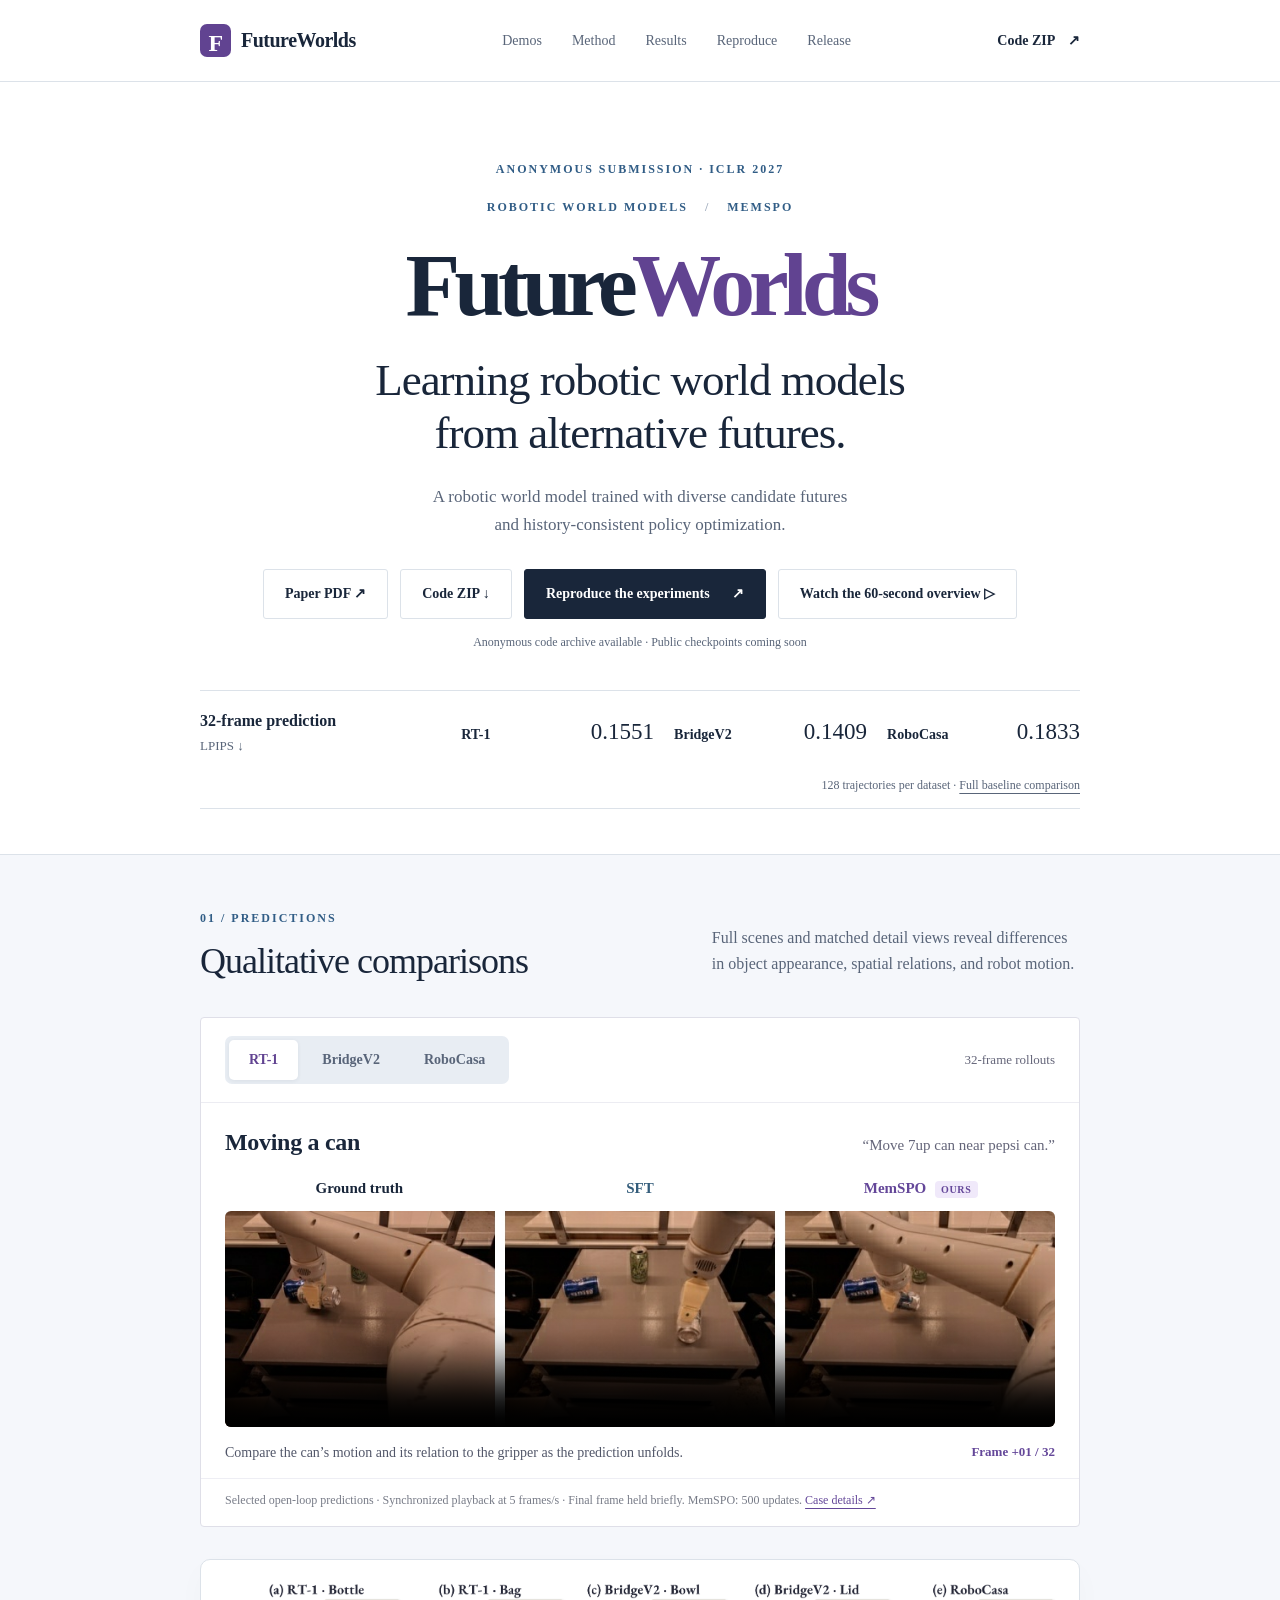
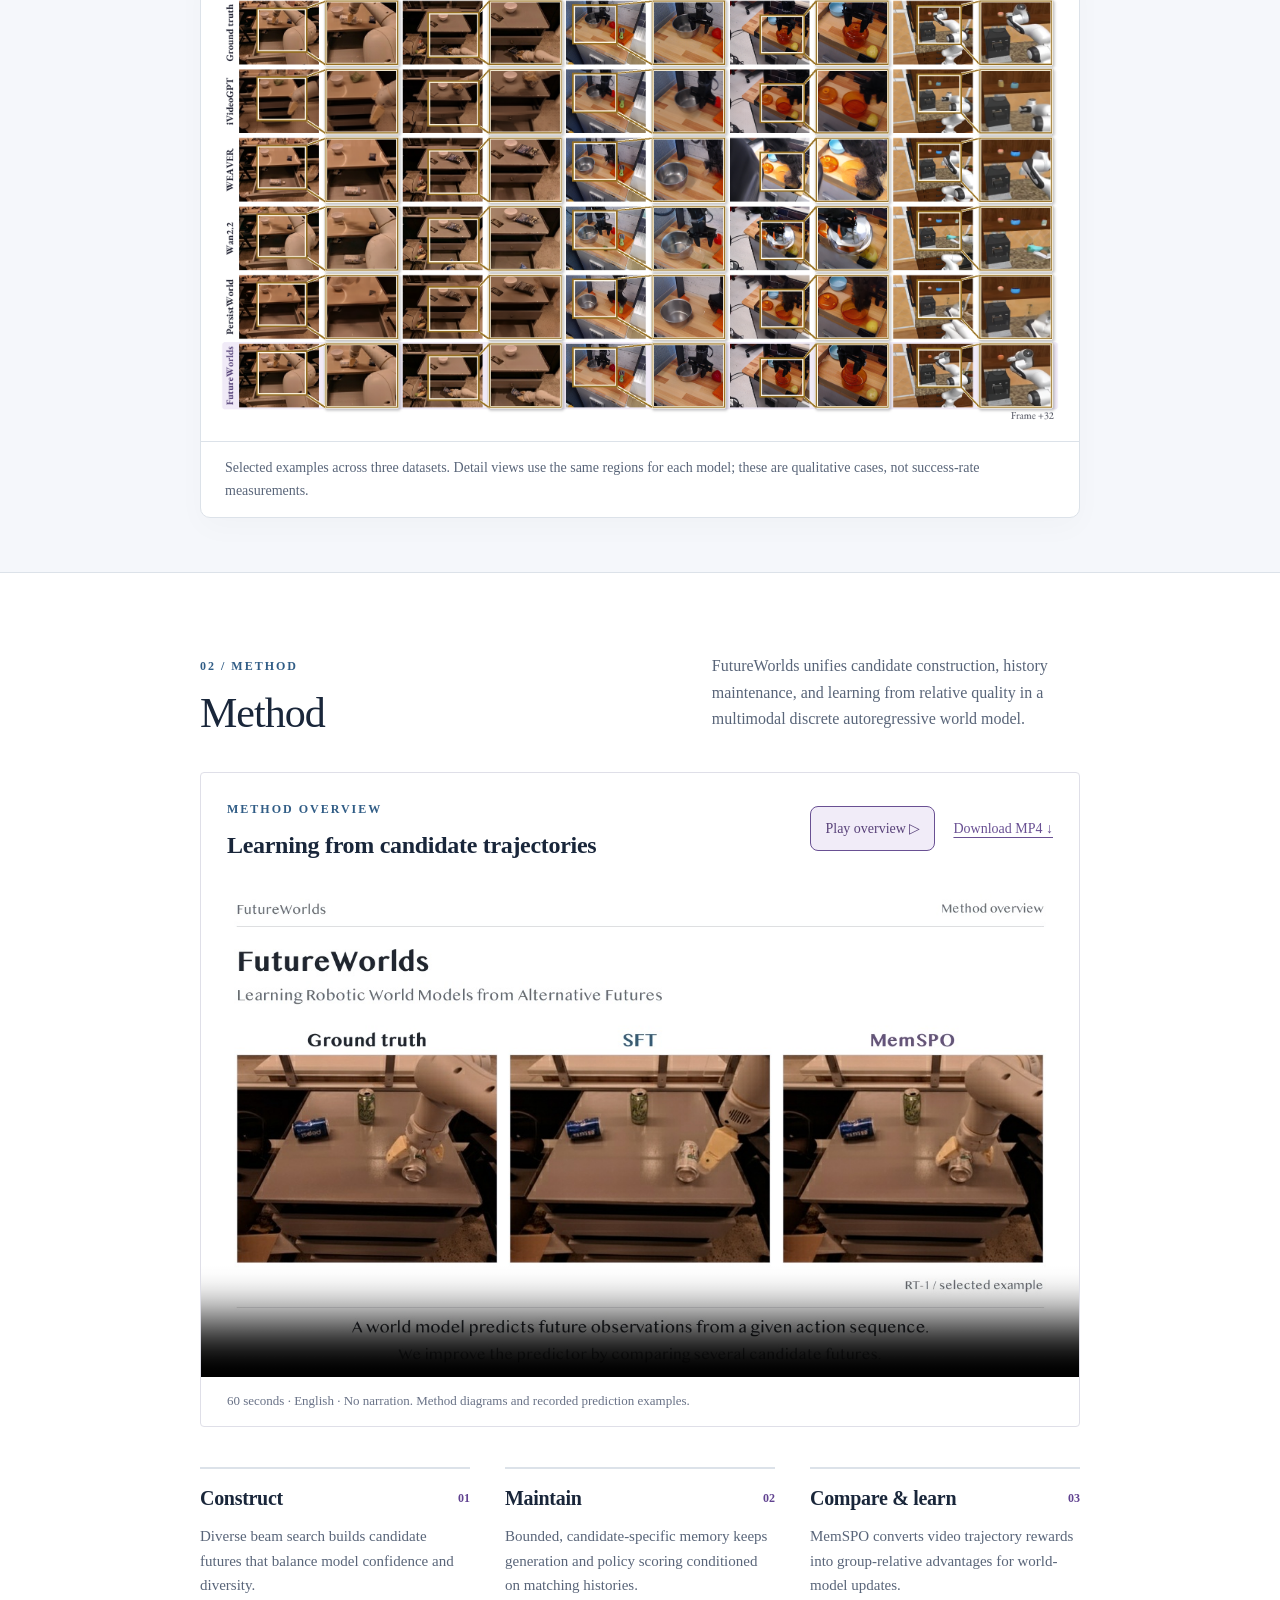
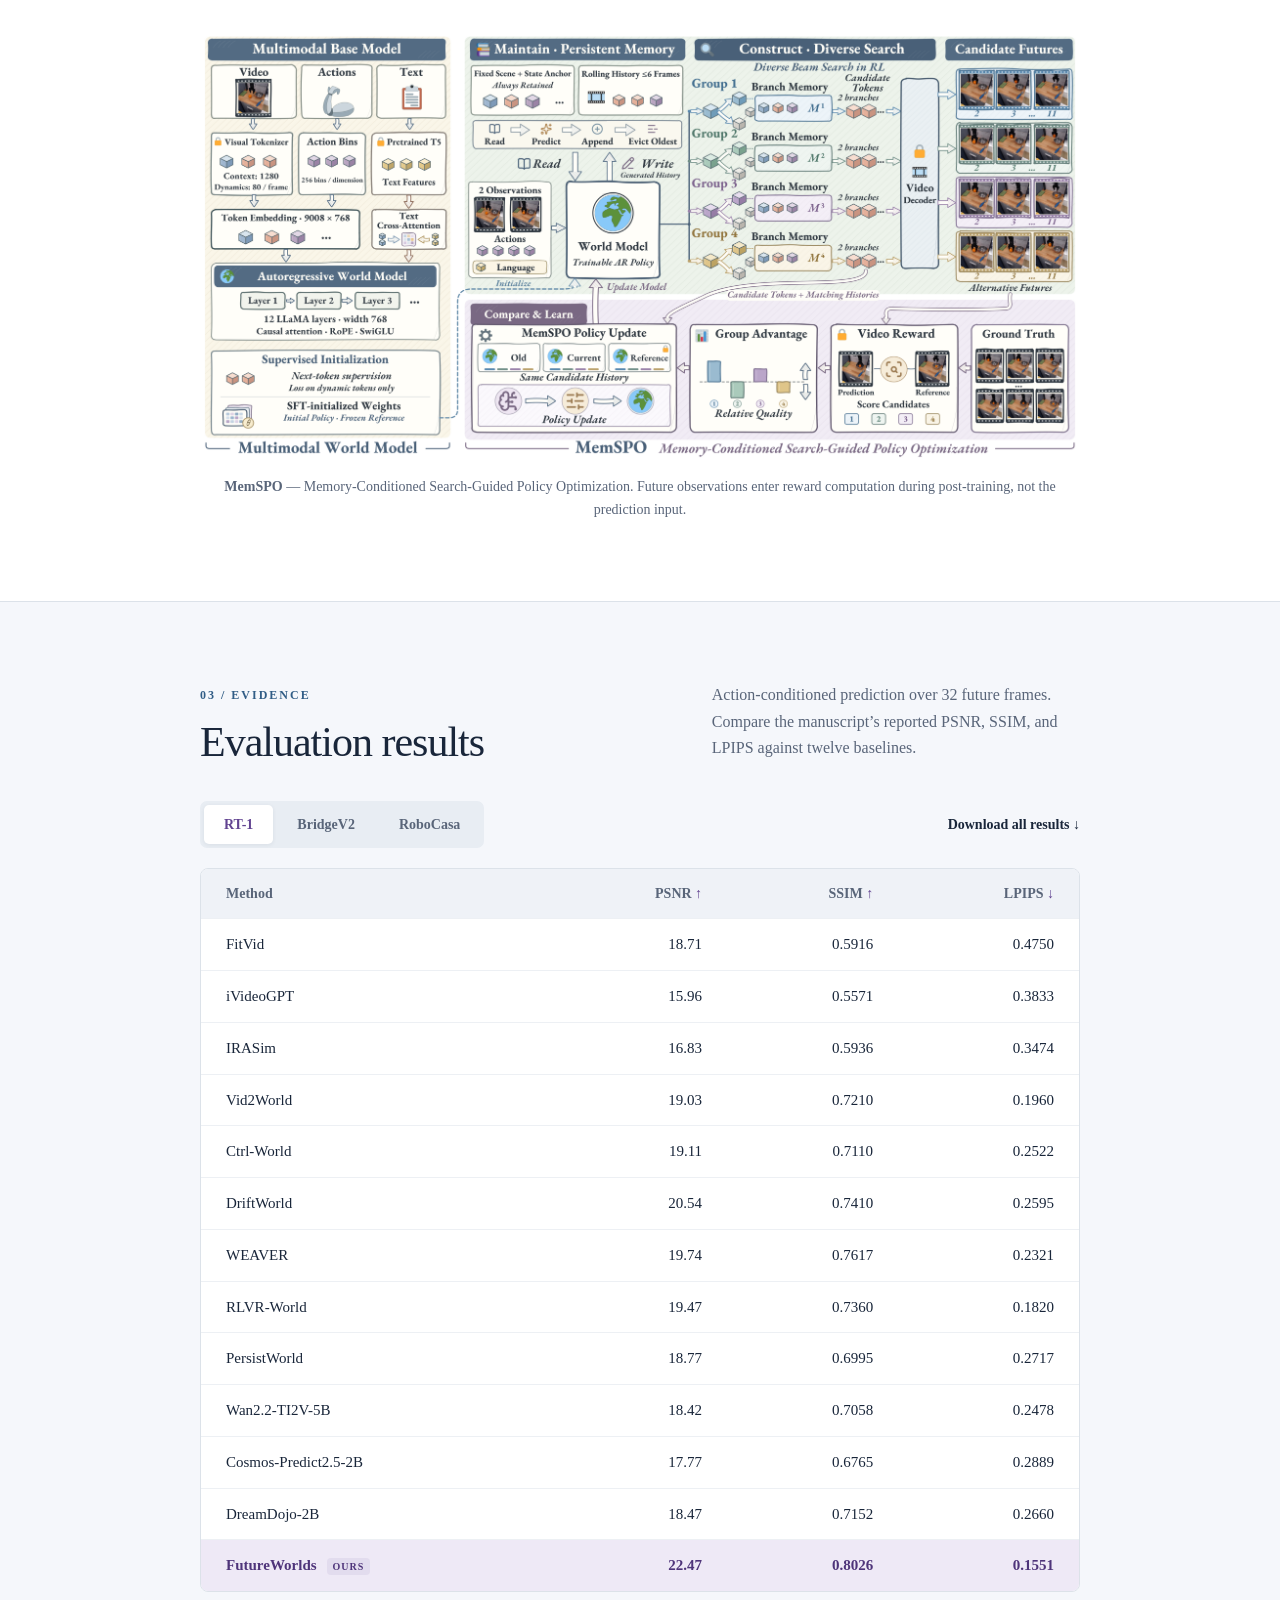
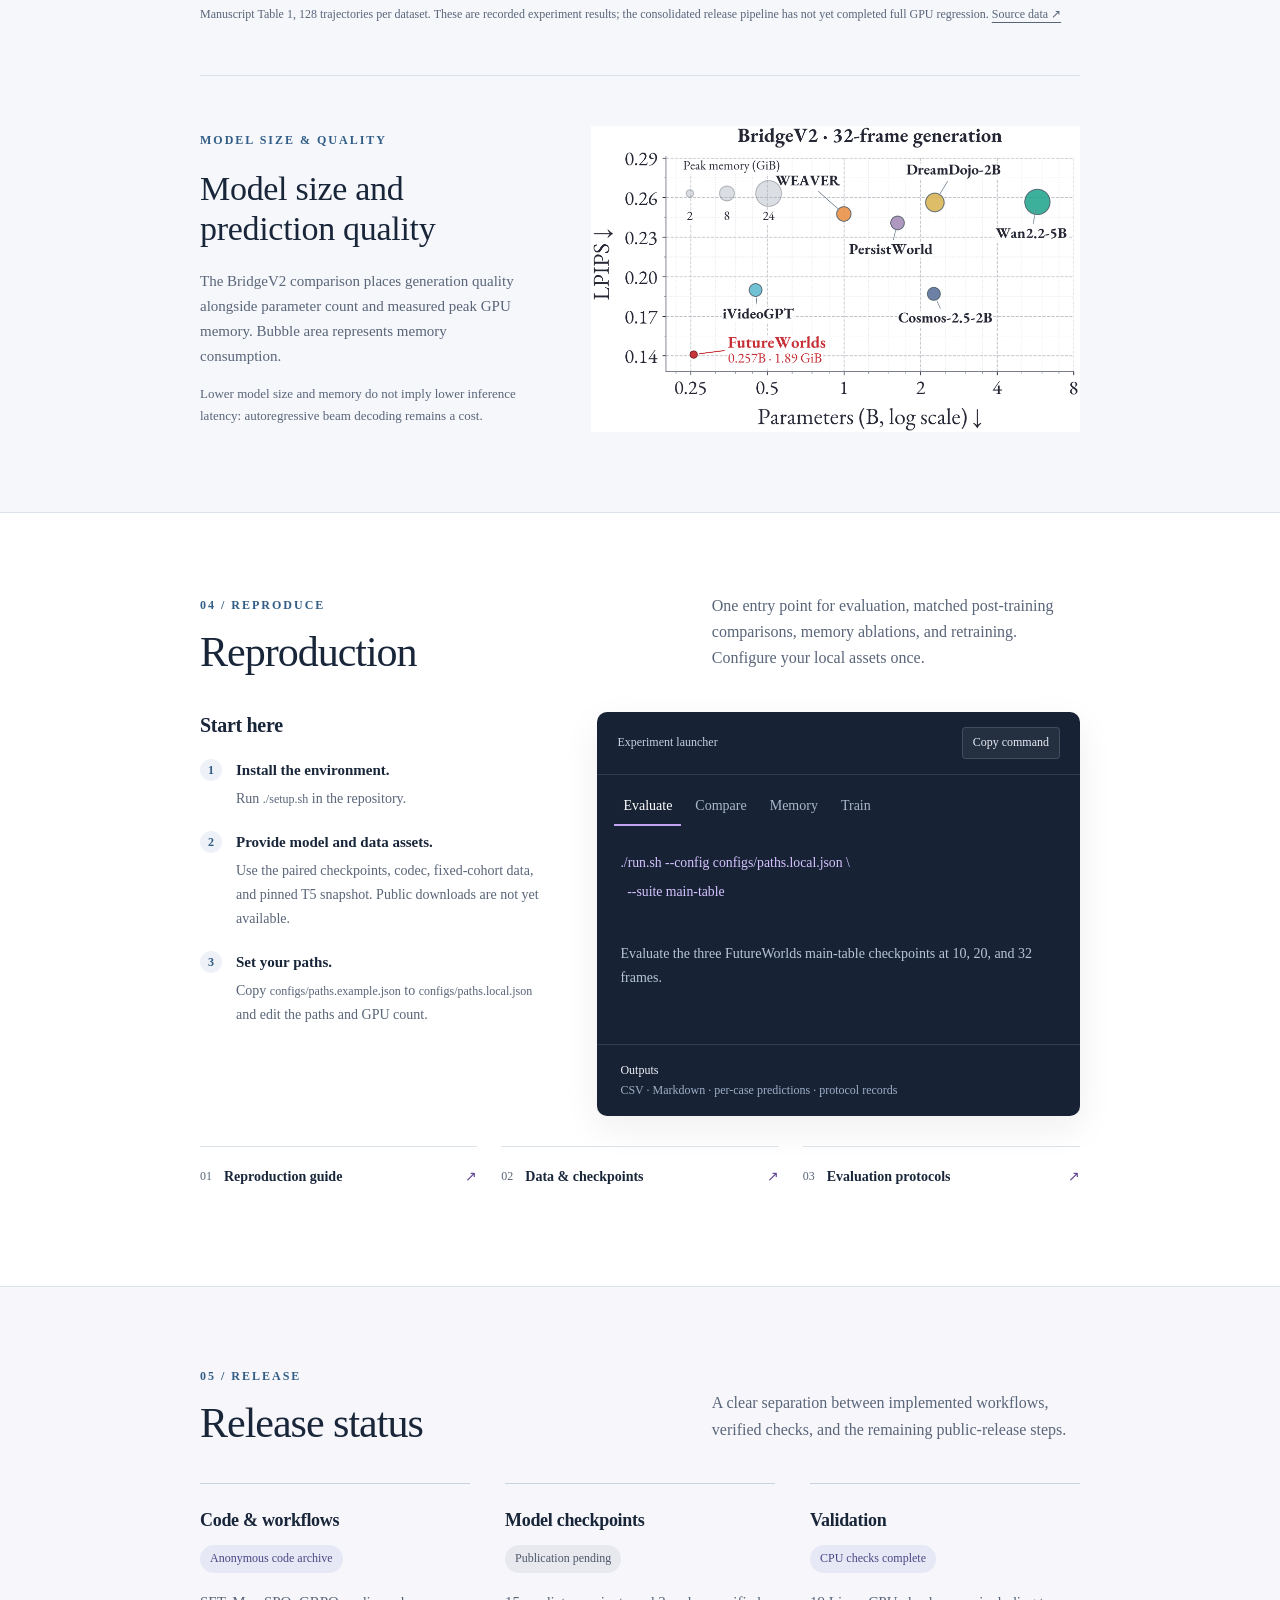
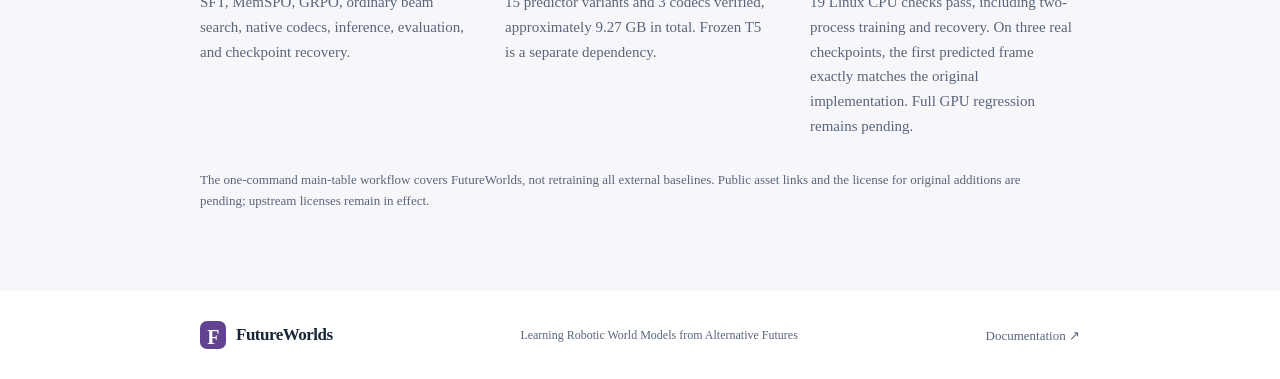
<file: site/index.html>
<!doctype html>
<html lang="en">
<head>
<meta charset="utf-8"><meta name="viewport" content="width=device-width, initial-scale=1">
<title>FutureWorlds · Learning from alternative futures</title>
<meta name="description" content="FutureWorlds learns robotic world models through diverse candidate futures, persistent memory, and MemSPO. Explore results and reproducible training and evaluation workflows.">
<meta property="og:title" content="FutureWorlds: Learning Robotic World Models from Alternative Futures"><meta property="og:description" content="Construct diverse futures. Maintain individual histories. Learn from relative quality."><meta property="og:type" content="website">
<link rel="icon" type="image/svg+xml" href="data:image/svg+xml,%3Csvg xmlns='http://www.w3.org/2000/svg' viewBox='0 0 32 32'%3E%3Crect width='32' height='32' rx='8' fill='%234f3e85'/%3E%3Cpath d='M9 24V8h15M9 15h11' stroke='white' stroke-width='3' fill='none'/%3E%3C/svg%3E">
<link rel="stylesheet" href="style.css?v=spacing5"><script src="app.js?v=english2" defer></script>
</head>
<body>
<a class="skip" href="#main">Skip to content</a>
<header><div class="nav wrap"><a href="#" class="wordmark"><span class="mark">F</span>FutureWorlds</a><nav aria-label="Main navigation"><a href="#rollouts">Demos</a><a href="#method">Method</a><a href="#results">Results</a><a href="#reproduce">Reproduce</a><a href="#release">Release</a></nav><a class="nav-cta" href="downloads/FutureWorlds-code.zip" download>Code ZIP <span aria-hidden="true">↗</span></a></div></header>
<main id="main">
<section class="hero wrap">
<div class="eyebrow">ANONYMOUS SUBMISSION · ICLR 2027</div>
<div class="eyebrow">ROBOTIC WORLD MODELS <span>/</span> MEMSPO</div>
<h1>Future<span>Worlds</span></h1>
<p class="hero-title">Learning robotic world models<br>from alternative futures.</p>
<p class="hero-description">A robotic world model trained with diverse candidate futures<br>and history-consistent policy optimization.</p>
<div class="actions"><a class="button secondary" href="paper.pdf">Paper PDF ↗</a><a class="button secondary" href="downloads/FutureWorlds-code.zip" download>Code ZIP ↓</a><a class="button primary" href="#reproduce">Reproduce the experiments <span aria-hidden="true">↗</span></a><a class="button secondary" href="#method-video">Watch the 60-second overview ▷</a></div>
<p class="availability">Anonymous code archive available · Public checkpoints coming soon</p>
<div class="hero-results" aria-label="Reported 32-frame LPIPS results">
<p class="hero-results-label">32-frame prediction <span>LPIPS ↓</span></p>
<div><strong>RT-1</strong><span>0.1551</span></div><div><strong>BridgeV2</strong><span>0.1409</span></div><div><strong>RoboCasa</strong><span>0.1833</span></div>
<p class="hero-results-note">128 trajectories per dataset · <a href="#results">Full baseline comparison</a></p>
</div>
</section>
<section class="visual-section" id="predictions"><div class="wrap">
<div class="section-top"><div><div class="eyebrow">01 / PREDICTIONS</div><h2>Qualitative comparisons</h2></div><p>Full scenes and matched detail views reveal differences in object appearance, spatial relations, and robot motion.</p></div>
<div class="rollout-showcase" id="rollouts">
<div class="rollout-toolbar"><div class="tabs" role="tablist" aria-label="Animated prediction dataset"><button role="tab" aria-selected="true" id="rollout-rt1" aria-controls="rollout-panel" data-rollout="rt1">RT-1</button><button role="tab" aria-selected="false" tabindex="-1" id="rollout-bridge" aria-controls="rollout-panel" data-rollout="bridge">BridgeV2</button><button role="tab" aria-selected="false" tabindex="-1" id="rollout-robocasa" aria-controls="rollout-panel" data-rollout="robocasa">RoboCasa</button></div><span class="rollout-badge">32-frame rollouts</span></div>
<div id="rollout-panel" role="tabpanel" aria-labelledby="rollout-rt1">
<div class="rollout-title"><h3 id="rollout-title">Moving a can</h3><p id="rollout-instruction">“Move 7up can near pepsi can.”</p></div>
<div class="rollout-labels"><span>Ground truth</span><span>SFT</span><span>MemSPO <small>Ours</small></span></div>
<video id="rollout-video" controls muted loop playsinline preload="metadata" poster="assets/rollouts/rt1.jpg" src="assets/rollouts/rt1.mp4" aria-label="RT-1 synchronized ground truth, SFT and MemSPO prediction">Your browser does not support embedded video. <a href="assets/rollouts/rt1.mp4">Download the RT-1 comparison</a>.</video>
<div class="rollout-bottom"><p id="rollout-description">Compare the can’s motion and its relation to the gripper as the prediction unfolds.</p><span id="rollout-frame">Frame +01 / 32</span></div>
</div>
<p class="rollout-note">Selected open-loop predictions · Synchronized playback at 5 frames/s · Final frame held briefly. <span id="rollout-checkpoint">MemSPO: 500 updates.</span> <a href="data/rollouts.json">Case details ↗</a></p>
</div>
<figure class="figure-surface"><button class="figure-button" data-zoom="assets/qualitative.png" data-caption="Selected 32-frame predictions from the manuscript" aria-label="Enlarge qualitative comparisons"><img src="assets/qualitative.png" alt="Manuscript qualitative comparison across RT-1, BridgeV2 and RoboCasa, with baseline predictions and matched detail crops." width="2400" height="720"><span class="zoom-label">View full resolution ↗</span></button><figcaption>Selected examples across three datasets. Detail views use the same regions for each model; these are qualitative cases, not success-rate measurements.</figcaption></figure>
</div></section>
<section class="wrap section" id="method">
<div class="section-top"><div><div class="eyebrow">02 / METHOD</div><h2>Method</h2></div><p>FutureWorlds unifies candidate construction, history maintenance, and learning from relative quality in a multimodal discrete autoregressive world model.</p></div>
<figure class="explainer" id="method-video"><div class="explainer-heading"><div><span class="eyebrow">METHOD OVERVIEW</span><h3>Learning from candidate trajectories</h3></div><div class="explainer-actions"><button type="button" id="play-explainer">Play overview ▷</button> <a href="assets/futureworlds-explainer-en.mp4" download>Download MP4 ↓</a></div></div><video controls muted playsinline preload="metadata" src="assets/futureworlds-explainer-en.mp4?v=english2" poster="assets/futureworlds-explainer-en.jpg?v=english2" aria-label="FutureWorlds one-minute method explanation in English">Download the video using the link above.</video><figcaption>60 seconds · English · No narration. Method diagrams and recorded prediction examples.</figcaption></figure>
<div class="principles"><article><span>01</span><h3>Construct</h3><p>Diverse beam search builds candidate futures that balance model confidence and diversity.</p></article><article><span>02</span><h3>Maintain</h3><p>Bounded, candidate-specific memory keeps generation and policy scoring conditioned on matching histories.</p></article><article><span>03</span><h3>Compare & learn</h3><p>MemSPO converts video trajectory rewards into group-relative advantages for world-model updates.</p></article></div>
<figure class="method-figure"><button class="figure-button" data-zoom="assets/method.png" data-caption="FutureWorlds framework" aria-label="Enlarge method overview"><img src="assets/method.png" alt="FutureWorlds framework showing multimodal world-model pretraining, diverse future search, candidate memory and MemSPO optimization." loading="lazy"><span class="zoom-label">View full resolution ↗</span></button><figcaption><strong>MemSPO</strong> — Memory-Conditioned Search-Guided Policy Optimization. Future observations enter reward computation during post-training, not the prediction input.</figcaption></figure>
</section>
<section class="results-section" id="results"><div class="wrap section">
<div class="section-top"><div><div class="eyebrow">03 / EVIDENCE</div><h2>Evaluation results</h2></div><p>Action-conditioned prediction over 32 future frames. Compare the manuscript’s reported PSNR, SSIM, and LPIPS against twelve baselines.</p></div>
<div class="result-controls"><div class="tabs" role="tablist" aria-label="Results dataset"><button role="tab" aria-selected="true" id="tab-rt1" aria-controls="result-panel" data-dataset="RT-1">RT-1</button><button role="tab" aria-selected="false" tabindex="-1" id="tab-bridge" aria-controls="result-panel" data-dataset="BridgeV2">BridgeV2</button><button role="tab" aria-selected="false" tabindex="-1" id="tab-robo" aria-controls="result-panel" data-dataset="RoboCasa">RoboCasa</button></div><a class="text-link" href="data/results.csv" download>Download all results ↓</a></div>
<div id="result-panel" role="tabpanel" aria-labelledby="tab-rt1" tabindex="0"><div class="table-scroll"><table><caption class="sr-only">32-frame results on RT-1</caption><thead><tr><th scope="col">Method</th><th scope="col">PSNR <span>↑</span></th><th scope="col">SSIM <span>↑</span></th><th scope="col">LPIPS <span>↓</span></th></tr></thead><tbody id="result-rows"><tr><td>FitVid</td><td>18.71</td><td>0.5916</td><td>0.4750</td></tr><tr><td>iVideoGPT</td><td>15.96</td><td>0.5571</td><td>0.3833</td></tr><tr><td>IRASim</td><td>16.83</td><td>0.5936</td><td>0.3474</td></tr><tr><td>Vid2World</td><td>19.03</td><td>0.7210</td><td>0.1960</td></tr><tr><td>Ctrl-World</td><td>19.11</td><td>0.7110</td><td>0.2522</td></tr><tr><td>DriftWorld</td><td>20.54</td><td>0.7410</td><td>0.2595</td></tr><tr><td>WEAVER</td><td>19.74</td><td>0.7617</td><td>0.2321</td></tr><tr><td>RLVR-World</td><td>19.47</td><td>0.7360</td><td>0.1820</td></tr><tr><td>PersistWorld</td><td>18.77</td><td>0.6995</td><td>0.2717</td></tr><tr><td>Wan2.2-TI2V-5B</td><td>18.42</td><td>0.7058</td><td>0.2478</td></tr><tr><td>Cosmos-Predict2.5-2B</td><td>17.77</td><td>0.6765</td><td>0.2889</td></tr><tr><td>DreamDojo-2B</td><td>18.47</td><td>0.7152</td><td>0.2660</td></tr><tr class="ours"><td>FutureWorlds</td><td>22.47</td><td>0.8026</td><td>0.1551</td></tr></tbody></table></div></div>
<p class="table-note">Manuscript Table 1, 128 trajectories per dataset. These are recorded experiment results; the consolidated release pipeline has not yet completed full GPU regression. <a href="data/results.json">Source data ↗</a></p>
<div class="efficiency"><div><div class="eyebrow">MODEL SIZE & QUALITY</div><h3>Model size and prediction quality</h3><p>The BridgeV2 comparison places generation quality alongside parameter count and measured peak GPU memory. Bubble area represents memory consumption.</p><p class="quiet">Lower model size and memory do not imply lower inference latency: autoregressive beam decoding remains a cost.</p></div><figure><button class="figure-button" data-zoom="assets/efficiency.png" data-caption="BridgeV2 model-size and quality comparison" aria-label="Enlarge model size and quality plot"><img src="assets/efficiency.png" loading="lazy" alt="BridgeV2 bubble plot comparing LPIPS, model parameters and peak memory on one H20; FutureWorlds is 0.257 billion parameters and 1.89 GiB." ></button></figure></div>
</div></section>
<section class="wrap section" id="reproduce">
<div class="section-top"><div><div class="eyebrow">04 / REPRODUCE</div><h2>Reproduction</h2></div><p>One entry point for evaluation, matched post-training comparisons, memory ablations, and retraining. Configure your local assets once.</p></div>
<div class="reproduction"><div class="setup"><h3>Start here</h3><ol><li><strong>Install the environment.</strong><p>Run <code>./setup.sh</code> in the repository.</p></li><li><strong>Provide model and data assets.</strong><p>Use the paired checkpoints, codec, fixed-cohort data, and pinned T5 snapshot. Public downloads are not yet available.</p></li><li><strong>Set your paths.</strong><p>Copy <code>configs/paths.example.json</code> to <code>configs/paths.local.json</code> and edit the paths and GPU count.</p></li></ol></div>
<div class="terminal"><div class="terminal-top"><span>Experiment launcher</span><button id="copy-command" type="button">Copy command</button></div><div class="command-tabs" role="tablist" aria-label="Experiment workflow"><button role="tab" aria-selected="true" id="cmd-eval" aria-controls="command-panel" data-command="main-table">Evaluate</button><button role="tab" aria-selected="false" tabindex="-1" id="cmd-compare" aria-controls="command-panel" data-command="matched-200">Compare</button><button role="tab" aria-selected="false" tabindex="-1" id="cmd-memory" aria-controls="command-panel" data-command="memory">Memory</button><button role="tab" aria-selected="false" tabindex="-1" id="cmd-train" aria-controls="command-panel" data-command="train">Train</button></div><div role="tabpanel" id="command-panel" aria-labelledby="cmd-eval"><pre><code id="command-code">./run.sh --config configs/paths.local.json \
  --suite main-table</code></pre><p id="command-description">Evaluate the three FutureWorlds main-table checkpoints at 10, 20, and 32 frames.</p></div><div class="terminal-bottom">Outputs <span>CSV · Markdown · per-case predictions · protocol records</span></div></div></div>
<div class="guide-links"><a href="guides.html#reproduction"><span>01</span><strong>Reproduction guide</strong><span aria-hidden="true">↗</span></a><a href="guides.html#data"><span>02</span><strong>Data & checkpoints</strong><span aria-hidden="true">↗</span></a><a href="guides.html#protocols"><span>03</span><strong>Evaluation protocols</strong><span aria-hidden="true">↗</span></a></div>
</section>
<section class="release-section" id="release"><div class="wrap section"><div class="section-top"><div><div class="eyebrow">05 / RELEASE</div><h2>Release status</h2></div><p>A clear separation between implemented workflows, verified checks, and the remaining public-release steps.</p></div><div class="release-grid"><article><h3>Code & workflows</h3><span class="status ready">Anonymous code archive</span><p>SFT, MemSPO, GRPO, ordinary beam search, native codecs, inference, evaluation, and checkpoint recovery.</p></article><article><h3>Model checkpoints</h3><span class="status">Publication pending</span><p>15 predictor variants and 3 codecs verified, approximately 9.27 GB in total. Frozen T5 is a separate dependency.</p></article><article><h3>Validation</h3><span class="status ready">CPU checks complete</span><p>19 Linux CPU checks pass, including two-process training and recovery. On three real checkpoints, the first predicted frame exactly matches the original implementation. Full GPU regression remains pending.</p></article></div><p class="release-note">The one-command main-table workflow covers FutureWorlds, not retraining all external baselines. Public asset links and the license for original additions are pending; upstream licenses remain in effect.</p></div></section>
</main>
<footer class="wrap"><a class="wordmark" href="#"><span class="mark">F</span>FutureWorlds</a><p>Learning Robotic World Models from Alternative Futures</p><a href="guides.html">Documentation ↗</a></footer>
<dialog id="figure-dialog" aria-label="Figure viewer"><div class="dialog-top"><span id="figure-caption"></span><div><button id="actual-size" aria-pressed="false">Actual size</button> <button id="close-figure" aria-label="Close figure">Close ✕</button></div></div><div class="dialog-image"><img id="figure-full" alt=""></div></dialog>
<div class="sr-only" role="status" id="feedback"></div>
<script type="application/json" id="results-data">{"title": "32-frame action-conditioned video prediction", "trajectories_per_dataset": 128, "source": "Manuscript Table 1", "source_sha256": "e262c938da80c31e0b5a3c26a2bc0cf922e459d5cce4b7db2d050d6c110b53b8", "note": "Reported manuscript results; not a rerun of the newly consolidated pipeline. Some baseline results are supplied by the project author from another server.", "methods": [{"method": "FitVid", "RT-1": {"psnr": 18.71, "ssim": 0.5916, "lpips": 0.475}, "BridgeV2": {"psnr": 17.09, "ssim": 0.6072, "lpips": 0.5235}, "RoboCasa": {"psnr": 13.5, "ssim": 0.5422, "lpips": 0.5655}}, {"method": "iVideoGPT", "RT-1": {"psnr": 15.96, "ssim": 0.5571, "lpips": 0.3833}, "BridgeV2": {"psnr": 20.06, "ssim": 0.7791, "lpips": 0.1899}, "RoboCasa": {"psnr": 16.67, "ssim": 0.7187, "lpips": 0.2366}}, {"method": "IRASim", "RT-1": {"psnr": 16.83, "ssim": 0.5936, "lpips": 0.3474}, "BridgeV2": {"psnr": 17.39, "ssim": 0.7094, "lpips": 0.2524}, "RoboCasa": {"psnr": 13.55, "ssim": 0.5834, "lpips": 0.3706}}, {"method": "Vid2World", "RT-1": {"psnr": 19.03, "ssim": 0.721, "lpips": 0.196}, "BridgeV2": {"psnr": 18.92, "ssim": 0.711, "lpips": 0.188}, "RoboCasa": {"psnr": 15.4, "ssim": 0.7, "lpips": 0.2287}}, {"method": "Ctrl-World", "RT-1": {"psnr": 19.11, "ssim": 0.711, "lpips": 0.2522}, "BridgeV2": {"psnr": 18.38, "ssim": 0.6932, "lpips": 0.2621}, "RoboCasa": {"psnr": 15.55, "ssim": 0.7035, "lpips": 0.2686}}, {"method": "DriftWorld", "RT-1": {"psnr": 20.54, "ssim": 0.741, "lpips": 0.2595}, "BridgeV2": {"psnr": 20.32, "ssim": 0.7429, "lpips": 0.2379}, "RoboCasa": {"psnr": 16.5, "ssim": 0.72, "lpips": 0.2891}}, {"method": "WEAVER", "RT-1": {"psnr": 19.74, "ssim": 0.7617, "lpips": 0.2321}, "BridgeV2": {"psnr": 18.74, "ssim": 0.7447, "lpips": 0.2476}, "RoboCasa": {"psnr": 14.62, "ssim": 0.7136, "lpips": 0.2726}}, {"method": "RLVR-World", "RT-1": {"psnr": 19.47, "ssim": 0.736, "lpips": 0.182}, "BridgeV2": {"psnr": 19.06, "ssim": 0.721, "lpips": 0.178}, "RoboCasa": {"psnr": 15.8, "ssim": 0.71, "lpips": 0.2017}}, {"method": "PersistWorld", "RT-1": {"psnr": 18.77, "ssim": 0.6995, "lpips": 0.2717}, "BridgeV2": {"psnr": 19.07, "ssim": 0.7154, "lpips": 0.2408}, "RoboCasa": {"psnr": 15.61, "ssim": 0.7112, "lpips": 0.2639}}, {"method": "Wan2.2-TI2V-5B", "RT-1": {"psnr": 18.42, "ssim": 0.7058, "lpips": 0.2478}, "BridgeV2": {"psnr": 16.35, "ssim": 0.6889, "lpips": 0.2568}, "RoboCasa": {"psnr": 14.37, "ssim": 0.6906, "lpips": 0.2711}}, {"method": "Cosmos-Predict2.5-2B", "RT-1": {"psnr": 17.77, "ssim": 0.6765, "lpips": 0.2889}, "BridgeV2": {"psnr": 18.98, "ssim": 0.7799, "lpips": 0.187}, "RoboCasa": {"psnr": 14.3, "ssim": 0.6802, "lpips": 0.2916}}, {"method": "DreamDojo-2B", "RT-1": {"psnr": 18.47, "ssim": 0.7152, "lpips": 0.266}, "BridgeV2": {"psnr": 16.95, "ssim": 0.7461, "lpips": 0.2563}, "RoboCasa": {"psnr": 13.92, "ssim": 0.6349, "lpips": 0.3278}}, {"method": "FutureWorlds", "RT-1": {"psnr": 22.47, "ssim": 0.8026, "lpips": 0.1551}, "BridgeV2": {"psnr": 22.03, "ssim": 0.7968, "lpips": 0.1409}, "RoboCasa": {"psnr": 18.47, "ssim": 0.7659, "lpips": 0.1833}}]}</script>
</body></html>
</file>
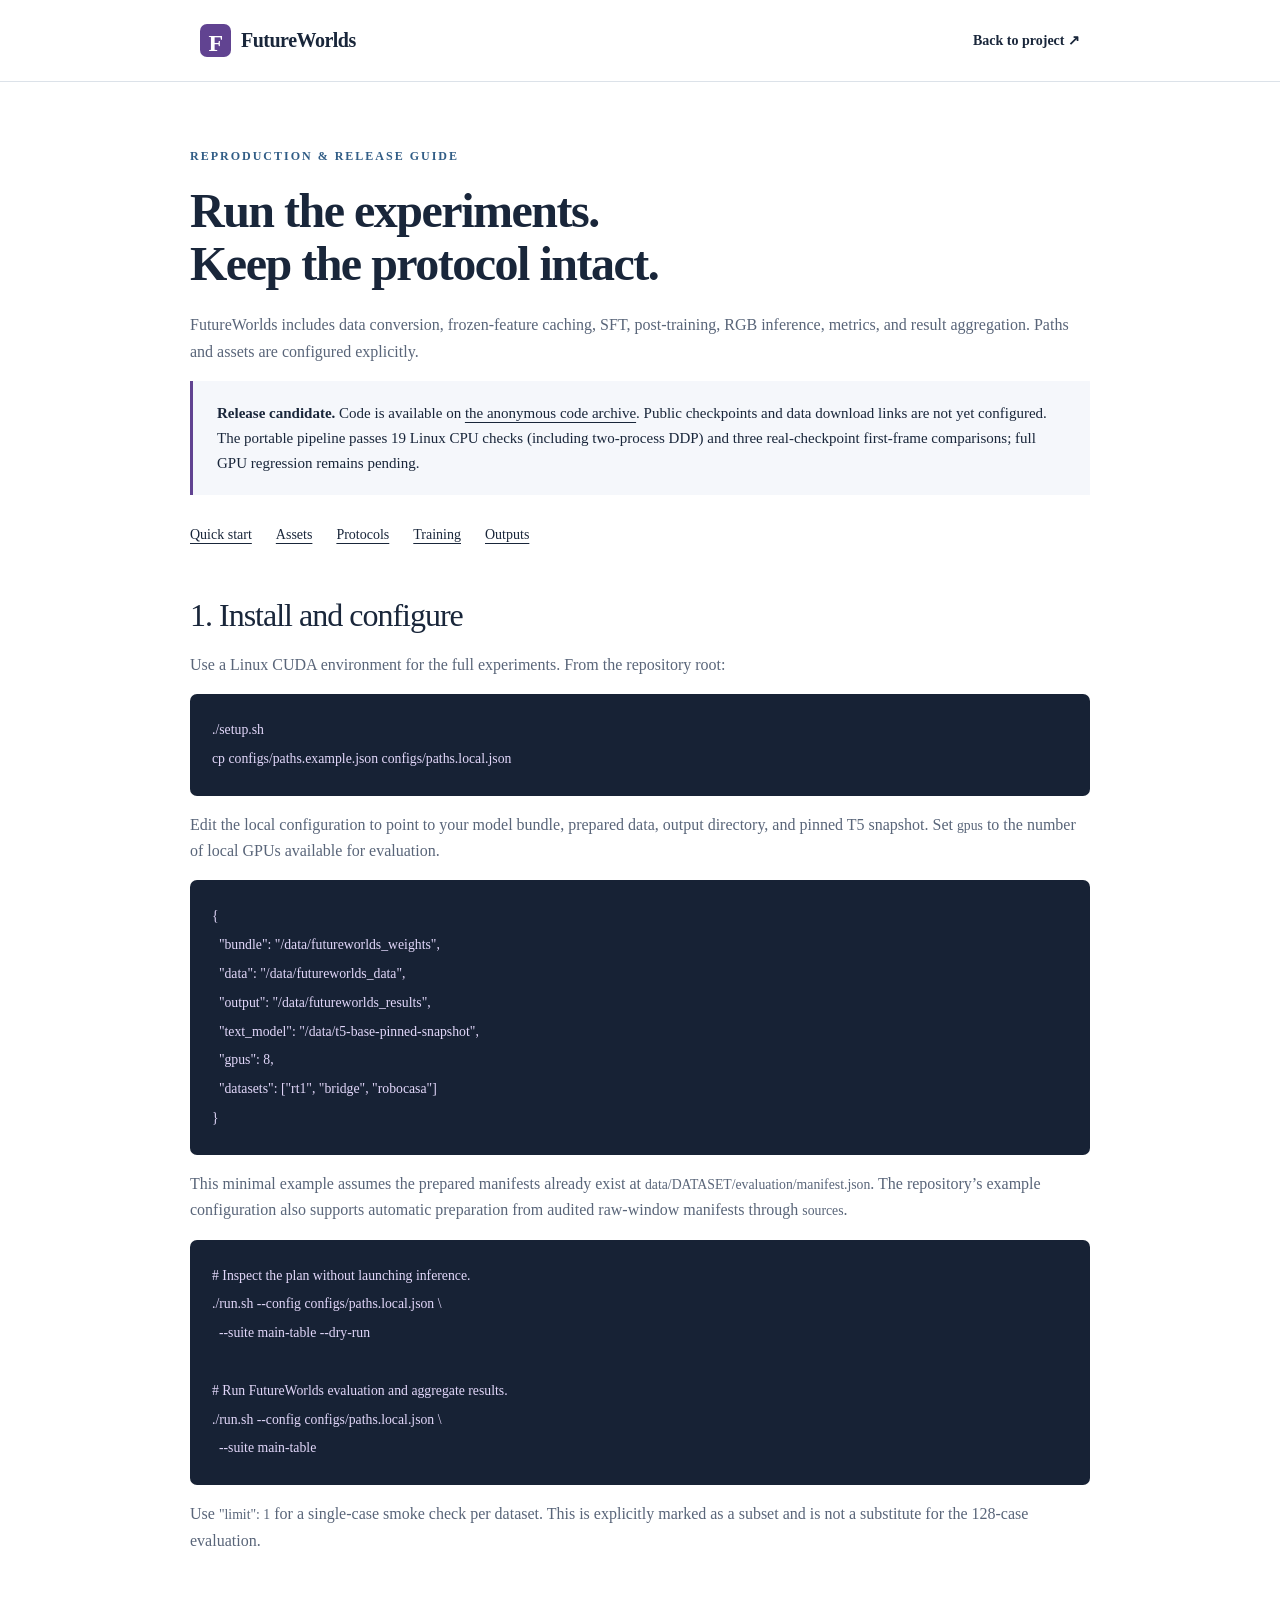
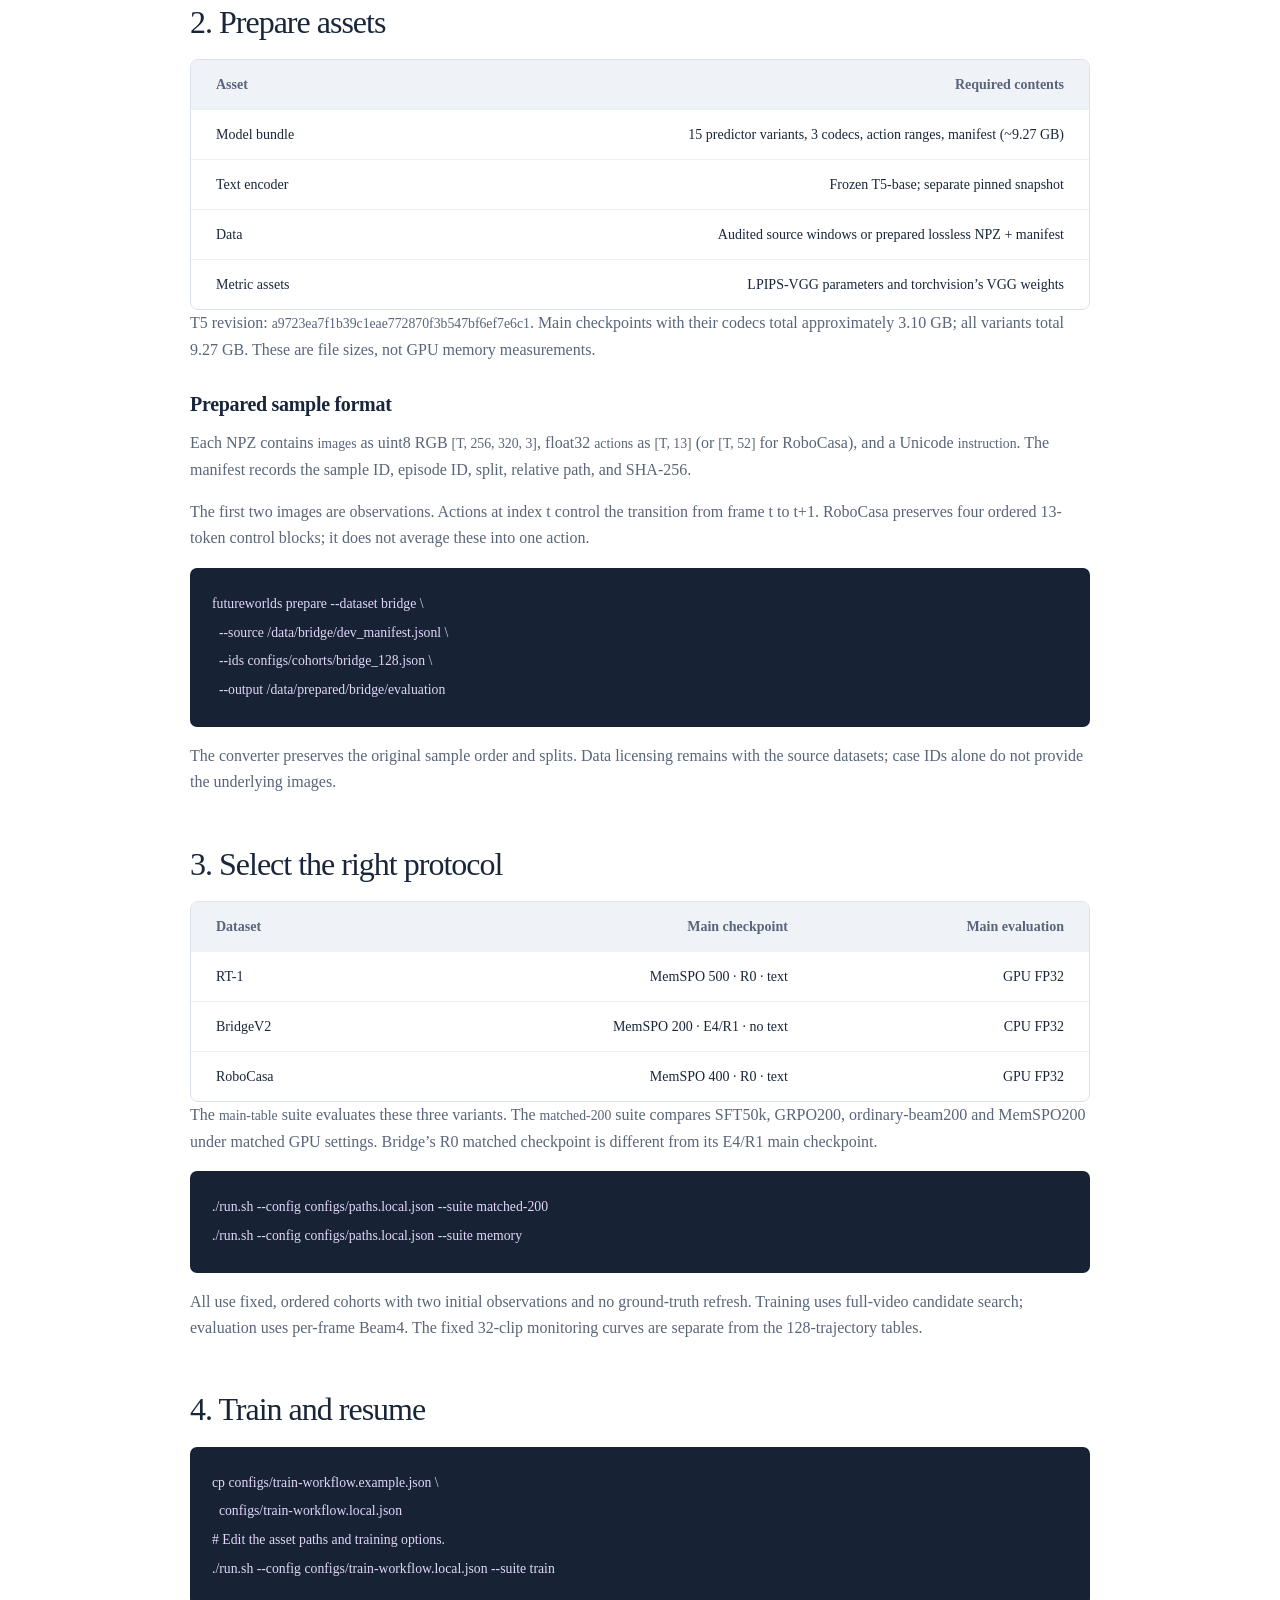
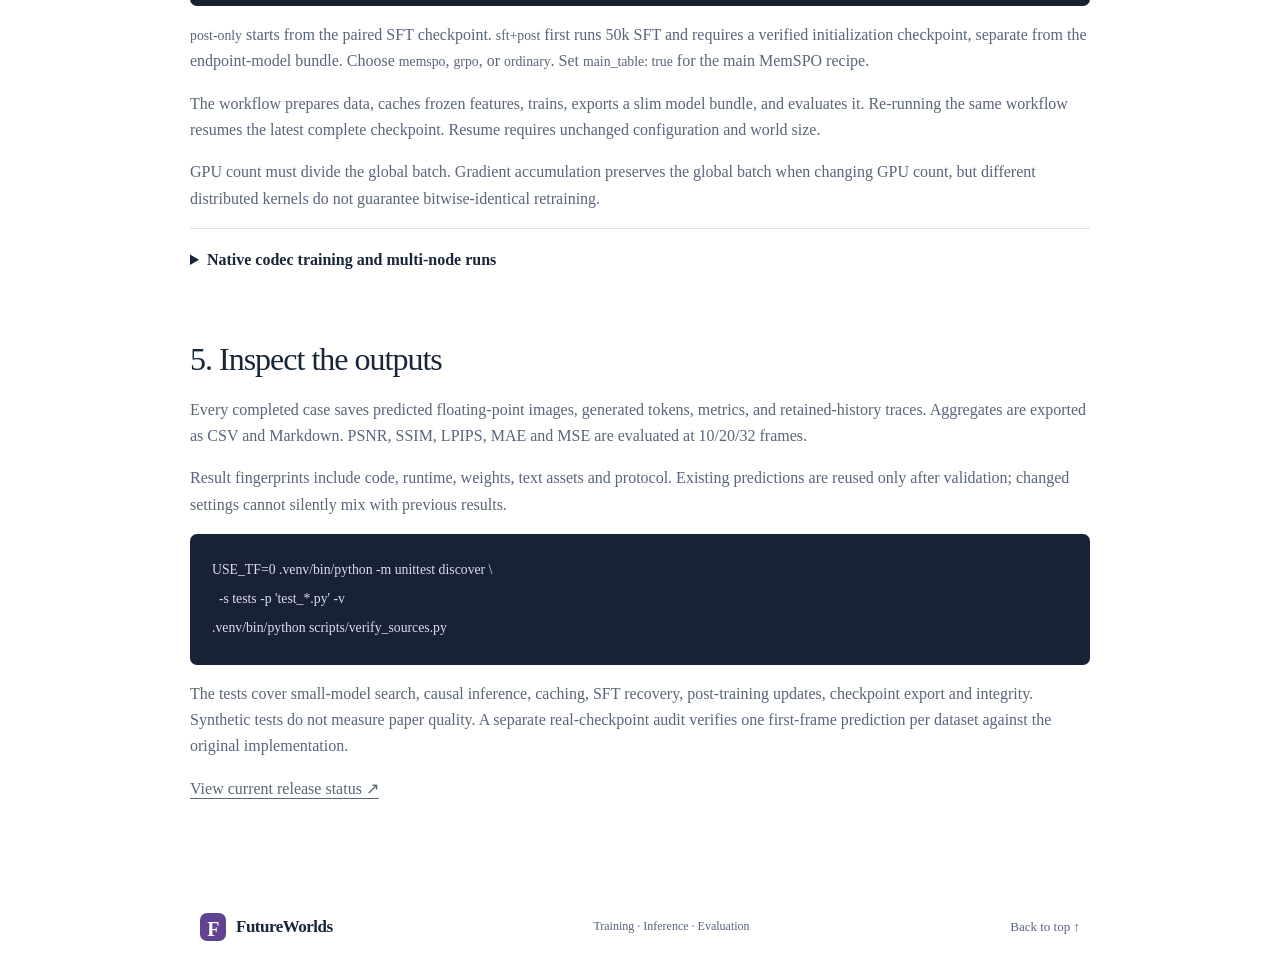
<file: site/guides.html>
<!doctype html><html lang="en"><head><meta charset="utf-8"><meta name="viewport" content="width=device-width,initial-scale=1"><title>Reproduction guide · FutureWorlds</title><meta name="description" content="Install FutureWorlds, prepare model and data assets, select the correct experimental protocol and reproduce training and evaluation."><link rel="stylesheet" href="style.css?v=spacing5"><link rel="icon" href="data:image/svg+xml,%3Csvg xmlns='http://www.w3.org/2000/svg' viewBox='0 0 32 32'%3E%3Crect width='32' height='32' rx='8' fill='%234f3e85'/%3E%3Cpath d='M9 24V8h15M9 15h11' stroke='white' stroke-width='3' fill='none'/%3E%3C/svg%3E"></head><body><a class="skip" href="#main">Skip to content</a><header><div class="nav wrap"><a class="wordmark" href="index.html"><span class="mark">F</span>FutureWorlds</a><a class="text-link" href="index.html">Back to project ↗</a></div></header>
<main class="wrap guide-main" id="main"><div class="eyebrow">REPRODUCTION & RELEASE GUIDE</div><h1>Run the experiments.<br>Keep the protocol intact.</h1><p>FutureWorlds includes data conversion, frozen-feature caching, SFT, post-training, RGB inference, metrics, and result aggregation. Paths and assets are configured explicitly.</p><div class="notice"><strong>Release candidate.</strong> Code is available on <a href="downloads/FutureWorlds-code.zip" download>the anonymous code archive</a>. Public checkpoints and data download links are not yet configured. The portable pipeline passes 19 Linux CPU checks (including two-process DDP) and three real-checkpoint first-frame comparisons; full GPU regression remains pending.</div><nav class="guide-nav" aria-label="Guide sections"><a href="#reproduction">Quick start</a><a href="#data">Assets</a><a href="#protocols">Protocols</a><a href="#training">Training</a><a href="#outputs">Outputs</a></nav>
<section id="reproduction"><h2>1. Install and configure</h2><p>Use a Linux CUDA environment for the full experiments. From the repository root:</p><pre><code>./setup.sh
cp configs/paths.example.json configs/paths.local.json</code></pre><p>Edit the local configuration to point to your model bundle, prepared data, output directory, and pinned T5 snapshot. Set <code>gpus</code> to the number of local GPUs available for evaluation.</p><pre><code>{
  "bundle": "/data/futureworlds_weights",
  "data": "/data/futureworlds_data",
  "output": "/data/futureworlds_results",
  "text_model": "/data/t5-base-pinned-snapshot",
  "gpus": 8,
  "datasets": ["rt1", "bridge", "robocasa"]
}</code></pre><p>This minimal example assumes the prepared manifests already exist at <code>data/DATASET/evaluation/manifest.json</code>. The repository’s example configuration also supports automatic preparation from audited raw-window manifests through <code>sources</code>.</p><pre><code># Inspect the plan without launching inference.
./run.sh --config configs/paths.local.json \
  --suite main-table --dry-run

# Run FutureWorlds evaluation and aggregate results.
./run.sh --config configs/paths.local.json \
  --suite main-table</code></pre><p>Use <code>"limit": 1</code> for a single-case smoke check per dataset. This is explicitly marked as a subset and is not a substitute for the 128-case evaluation.</p></section>
<section id="data"><h2>2. Prepare assets</h2><div class="table-scroll"><table><thead><tr><th>Asset</th><th>Required contents</th></tr></thead><tbody><tr><td>Model bundle</td><td>15 predictor variants, 3 codecs, action ranges, manifest (~9.27 GB)</td></tr><tr><td>Text encoder</td><td>Frozen T5-base; separate pinned snapshot</td></tr><tr><td>Data</td><td>Audited source windows or prepared lossless NPZ + manifest</td></tr><tr><td>Metric assets</td><td>LPIPS-VGG parameters and torchvision’s VGG weights</td></tr></tbody></table></div><p>T5 revision: <code>a9723ea7f1b39c1eae772870f3b547bf6ef7e6c1</code>. Main checkpoints with their codecs total approximately 3.10 GB; all variants total 9.27 GB. These are file sizes, not GPU memory measurements.</p><h3>Prepared sample format</h3><p>Each NPZ contains <code>images</code> as uint8 RGB <code>[T, 256, 320, 3]</code>, float32 <code>actions</code> as <code>[T, 13]</code> (or <code>[T, 52]</code> for RoboCasa), and a Unicode <code>instruction</code>. The manifest records the sample ID, episode ID, split, relative path, and SHA-256.</p><p>The first two images are observations. Actions at index t control the transition from frame t to t+1. RoboCasa preserves four ordered 13-token control blocks; it does not average these into one action.</p><pre><code>futureworlds prepare --dataset bridge \
  --source /data/bridge/dev_manifest.jsonl \
  --ids configs/cohorts/bridge_128.json \
  --output /data/prepared/bridge/evaluation</code></pre><p>The converter preserves the original sample order and splits. Data licensing remains with the source datasets; case IDs alone do not provide the underlying images.</p></section>
<section id="protocols"><h2>3. Select the right protocol</h2><div class="table-scroll"><table><thead><tr><th>Dataset</th><th>Main checkpoint</th><th>Main evaluation</th></tr></thead><tbody><tr><td>RT-1</td><td>MemSPO 500 · R0 · text</td><td>GPU FP32</td></tr><tr><td>BridgeV2</td><td>MemSPO 200 · E4/R1 · no text</td><td>CPU FP32</td></tr><tr><td>RoboCasa</td><td>MemSPO 400 · R0 · text</td><td>GPU FP32</td></tr></tbody></table></div><p>The <code>main-table</code> suite evaluates these three variants. The <code>matched-200</code> suite compares SFT50k, GRPO200, ordinary-beam200 and MemSPO200 under matched GPU settings. Bridge’s R0 matched checkpoint is different from its E4/R1 main checkpoint.</p><pre><code>./run.sh --config configs/paths.local.json --suite matched-200
./run.sh --config configs/paths.local.json --suite memory</code></pre><p>All use fixed, ordered cohorts with two initial observations and no ground-truth refresh. Training uses full-video candidate search; evaluation uses per-frame Beam4. The fixed 32-clip monitoring curves are separate from the 128-trajectory tables.</p></section>
<section id="training"><h2>4. Train and resume</h2><pre><code>cp configs/train-workflow.example.json \
  configs/train-workflow.local.json
# Edit the asset paths and training options.
./run.sh --config configs/train-workflow.local.json --suite train</code></pre><p><code>post-only</code> starts from the paired SFT checkpoint. <code>sft+post</code> first runs 50k SFT and requires a verified initialization checkpoint, separate from the endpoint-model bundle. Choose <code>memspo</code>, <code>grpo</code>, or <code>ordinary</code>. Set <code>main_table: true</code> for the main MemSPO recipe.</p><p>The workflow prepares data, caches frozen features, trains, exports a slim model bundle, and evaluates it. Re-running the same workflow resumes the latest complete checkpoint. Resume requires unchanged configuration and world size.</p><p>GPU count must divide the global batch. Gradient accumulation preserves the global batch when changing GPU count, but different distributed kernels do not guarantee bitwise-identical retraining.</p><details><summary>Native codec training and multi-node runs</summary><p>Bridge and RoboCasa include their original 16-rank GAN codec workers. Set paths in <code>configs/train/bridge_codec.json</code> or <code>robocasa_codec.json</code>; use the matching raw native manifests. RT-1 uses the upstream frozen codec.</p><pre><code>torchrun --standalone --nproc_per_node=16 \
  -m futureworlds train-codec --dataset bridge \
  --config configs/train/bridge_codec.json --smoke</code></pre><p>For multi-node training, use your scheduler’s node rank, master address, and port with <code>torchrun</code>. No cluster credentials or fixed private server addresses are included.</p></details></section>
<section id="outputs"><h2>5. Inspect the outputs</h2><p>Every completed case saves predicted floating-point images, generated tokens, metrics, and retained-history traces. Aggregates are exported as CSV and Markdown. PSNR, SSIM, LPIPS, MAE and MSE are evaluated at 10/20/32 frames.</p><p>Result fingerprints include code, runtime, weights, text assets and protocol. Existing predictions are reused only after validation; changed settings cannot silently mix with previous results.</p><pre><code>USE_TF=0 .venv/bin/python -m unittest discover \
  -s tests -p 'test_*.py' -v
.venv/bin/python scripts/verify_sources.py</code></pre><p>The tests cover small-model search, causal inference, caching, SFT recovery, post-training updates, checkpoint export and integrity. Synthetic tests do not measure paper quality. A separate real-checkpoint audit verifies one first-frame prediction per dataset against the original implementation.</p></section>
<p><a href="index.html#release">View current release status ↗</a></p></main><footer class="wrap"><a class="wordmark" href="index.html"><span class="mark">F</span>FutureWorlds</a><p>Training · Inference · Evaluation</p><a href="#main">Back to top ↑</a></footer></body></html>
</file>
<file: site/style.css>
:root{--ink:#19263a;--muted:#596579;--blue:#315d86;--purple:#614391;--line:#dce2e9;--paper:#fff;--soft:#f5f7fb;--serif:'Malayalam MN','PingFang SC',serif;--sans:'Malayalam MN','PingFang SC',serif}*{box-sizing:border-box}html{scroll-behavior:smooth;scroll-padding-top:90px}body{margin:0;background:var(--paper);color:var(--ink);font:16px/1.65 var(--sans);-webkit-font-smoothing:antialiased}a{color:inherit;text-underline-offset:4px}button{font:inherit;cursor:pointer}button,a{-webkit-tap-highlight-color:transparent}a:focus-visible,button:focus-visible,[tabindex]:focus-visible{outline:3px solid #8d70c4;outline-offset:5px}.wrap{max-width:880px;width:calc(100% - 192px);margin-inline:auto}.skip{position:absolute;left:12px;top:-80px;padding:10px 18px;background:white;z-index:100}.skip:focus{top:8px}header{height:82px;border-bottom:1px solid var(--line);background:rgba(255,255,255,.96);position:sticky;top:0;z-index:10;backdrop-filter:blur(12px)}.nav{height:100%;display:flex;align-items:center;justify-content:space-between;gap:20px}.wordmark{font-weight:750;letter-spacing:-.5px;font-size:20px;display:inline-flex;align-items:center;gap:10px;text-decoration:none;white-space:nowrap}.mark{display:inline-grid;place-items:center;width:31px;height:33px;border-radius:7px;background:var(--purple);color:white;font-family:var(--serif);font-size:24px;font-weight:700}.nav nav{display:flex;gap:30px}.nav nav a{font-size:14px;color:var(--muted);text-decoration:none}.nav nav a:hover,.text-link:hover{color:var(--purple)}.nav-cta{text-decoration:none;font-size:14px;font-weight:650}.nav-cta span{margin-left:10px}.hero{text-align:center;padding-top:78px;padding-bottom:45px}.eyebrow{font-size:12px;font-weight:700;letter-spacing:2px;color:var(--blue);margin-bottom:18px}.eyebrow span{color:#a0acbd;padding:0 12px}h1{font-size:clamp(64px,7vw,98px);line-height:1.1;letter-spacing:-6px;margin:0 0 20px;font-weight:730}h1 span{color:var(--purple)}.hero-title{font-family:var(--serif);font-size:clamp(29px,3.6vw,45px);line-height:1.18;letter-spacing:-1px;margin:0 0 23px}.hero-description{color:var(--muted);font-size:18px;line-height:1.65;margin:0}.actions{display:flex;justify-content:center;gap:12px;margin:30px 0 14px}.button{padding:12px 21px;border:1px solid var(--line);border-radius:6px;font-size:14px;font-weight:650;text-decoration:none;display:inline-flex;align-items:center;gap:22px}.primary{background:var(--ink);border-color:var(--ink);color:#fff}.primary:hover{background:var(--purple);border-color:var(--purple)}.secondary:hover{background:var(--soft)}.availability{font-size:12px;color:var(--muted);margin:0}.metrics{display:grid;grid-template-columns:repeat(3,1fr);max-width:900px;margin:53px auto 0;padding:28px 0 0;border-top:1px solid var(--line)}.metrics>div+div{border-left:1px solid var(--line)}.metric-dataset{font-size:14px;font-weight:650}.metrics strong{display:block;font-family:var(--serif);font-size:49px;line-height:1.25;font-weight:500;color:var(--purple);letter-spacing:-1px}.metrics strong span{font-size:28px;margin-left:3px}.metrics div p{margin:1px 0 0;color:var(--muted);font-size:14px}.metric-note{grid-column:1/-1;color:var(--muted);font-size:12px;margin:23px 0 0}.section{padding-block:80px}.section-top{display:flex;justify-content:space-between;gap:70px;align-items:end;margin-bottom:35px}.section-top>div{flex:1.2}.section-top>p{flex:1;max-width:435px;margin:0 0 5px;color:var(--muted);font-size:16px}.section-top .eyebrow{margin-bottom:12px}h2{font-family:var(--serif);font-weight:500;letter-spacing:-1px;line-height:1.16;font-size:42px;margin:0}h2 em{font-style:normal;color:var(--purple)}h3{font-size:20px;line-height:1.35;letter-spacing:-.3px;margin:0 0 12px}p{margin-top:0}.visual-section{background:var(--soft);border-block:1px solid var(--line);padding:54px 0}.visual-section h2{font-size:36px}.figure-surface{margin:0;background:white;border:1px solid var(--line);border-radius:10px;overflow:hidden;box-shadow:0 10px 30px #19263a06}.figure-button{display:block;width:100%;padding:0;border:none;background:transparent;position:relative;color:var(--ink);cursor:zoom-in}.figure-button img{display:block;width:100%;height:auto}.figure-surface .figure-button{padding:20px}.zoom-label{position:absolute;right:20px;bottom:20px;background:rgba(255,255,255,.94);border:1px solid var(--line);border-radius:4px;padding:4px 9px;font-size:12px;color:var(--blue);opacity:0;transition:opacity .15s}.figure-button:hover .zoom-label,.figure-button:focus-visible .zoom-label{opacity:1}figcaption{font-size:14px;color:var(--muted);line-height:1.6}.figure-surface figcaption{padding:15px 24px;margin:0;border-top:1px solid var(--line)}.principles{display:grid;grid-template-columns:repeat(3,1fr);gap:35px;margin:35px 0 28px}.principles article{border-top:2px solid var(--line);padding:16px 0 0}.principles article>span{font-size:12px;color:var(--purple);font-weight:700;float:right;margin-top:4px}.principles p{font-size:15px;line-height:1.65;color:var(--muted);margin:0}.method-figure{margin:35px 0 0}.method-figure figcaption{max-width:940px;text-align:center;margin:18px auto 0}.results-section{background:var(--soft);border-block:1px solid var(--line)}.result-controls{display:flex;justify-content:space-between;gap:20px;align-items:center;margin-bottom:20px}.tabs{display:flex;gap:4px;padding:4px;background:#e8edf3;border-radius:7px}.tabs button{border:0;padding:8px 20px;background:none;border-radius:5px;font-size:14px;font-weight:600;color:var(--muted)}.tabs button[aria-selected=true]{background:white;box-shadow:0 1px 4px #19263a12;color:var(--purple)}.text-link{font-size:14px;text-decoration:none;font-weight:600}.table-scroll{overflow:auto;background:white;border:1px solid var(--line);border-radius:8px}table{width:100%;border-collapse:collapse;font-size:15px;font-variant-numeric:tabular-nums}th,td{padding:13px 25px;text-align:right;border-bottom:1px solid #edf0f4}th{background:#eff2f7;font-size:14px;font-weight:600;color:var(--muted)}th:first-child,td:first-child{text-align:left}th span{color:var(--purple)}tr:last-child td{border:0}.ours td{background:#eee9f6;color:#4e347a;font-weight:750}.ours td:first-child::after{content:'OURS';font-size:10px;letter-spacing:1px;background:#61439114;padding:3px 6px;border-radius:4px;margin-left:10px;vertical-align:middle}.table-note{font-size:12px;color:var(--muted);margin:13px 0 0;line-height:1.65}.table-note a{white-space:nowrap}.efficiency{display:grid;grid-template-columns:.8fr 1.2fr;gap:65px;align-items:center;border-top:1px solid var(--line);padding-top:50px;margin-top:50px}.efficiency h3{font-family:var(--serif);font-size:34px;font-weight:400;line-height:1.18;margin-bottom:20px}.efficiency p{color:var(--muted);font-size:15px}.efficiency p.quiet{font-size:13px;margin-bottom:0}.efficiency figure{margin:0}.reproduction{display:grid;grid-template-columns:.83fr 1.17fr;gap:55px;align-items:start}.setup h3{margin-bottom:18px}.setup ol{list-style:none;counter-reset:setup;padding:0;margin:0}.setup li{position:relative;padding-left:36px;margin-bottom:18px;counter-increment:setup}.setup li:before{content:counter(setup);position:absolute;top:2px;left:0;width:22px;height:22px;text-align:center;font-size:12px;line-height:22px;background:#eef1f7;color:var(--blue);border-radius:50%;font-weight:600}.setup strong{font-size:15px;font-weight:650}.setup p{font-size:14px;line-height:1.7;color:var(--muted);margin:4px 0 0}code{font-family:var(--sans);font-size:.86em;overflow-wrap:anywhere}.terminal{background:#172235;color:#eff3ff;border-radius:10px;overflow:hidden;box-shadow:0 12px 36px #17223512}.terminal-top{padding:15px 20px;display:flex;justify-content:space-between;align-items:center;border-bottom:1px solid #ffffff1f;font-size:12px;color:#c6d1e3}.terminal-top button{background:#ffffff0f;border:1px solid #ffffff24;color:#e9eef7;font-size:12px;padding:5px 10px;border-radius:4px}.terminal-top button:hover{background:#ffffff24}.command-tabs{display:flex;padding:12px 17px 0;gap:5px}.command-tabs button{border:0;border-bottom:2px solid transparent;background:none;color:#a9b8ce;font-size:14px;padding:7px 9px}.command-tabs button[aria-selected=true]{border-bottom-color:#c3a4ee;color:white}.terminal pre{padding:23px 23px 6px;margin:0;white-space:pre-wrap;line-height:1.8;font-size:16px;min-height:108px;color:#d6c3ff}.terminal p{padding:8px 23px 25px;margin:0;color:#b7c5d9;font-size:14px;line-height:1.7;min-height:110px}.terminal-bottom{border-top:1px solid #ffffff1f;padding:16px 23px;color:#f0f3f9;font-size:12px}.terminal-bottom span{display:block;color:#9eafc7;font-size:12px}.guide-links{display:grid;grid-template-columns:repeat(3,1fr);gap:24px;margin-top:30px}.guide-links a{border-top:1px solid var(--line);padding:18px 0;text-decoration:none;display:flex;align-items:center;gap:12px;font-size:14px}.guide-links a>span:first-child{font-size:12px;color:var(--muted)}.guide-links a>span:last-child{margin-left:auto;color:var(--purple)}.guide-links a:hover strong{color:var(--purple)}.release-section{background:#f7f7fb;border-top:1px solid var(--line)}.release-grid{display:grid;grid-template-columns:repeat(3,1fr);gap:35px}.release-grid article{border-top:1px solid #cbd2df;padding-top:24px}.release-grid h3{font-size:18px}.status{font-size:12px;border-radius:20px;background:#e7e9ef;display:inline-block;color:#50586b;padding:4px 10px;margin-bottom:17px}.status.ready{background:#e6e8f5;color:#4b4784}.release-grid p{font-size:15px;color:var(--muted);margin:0}.release-note{margin:30px 0 0;font-size:13px;color:var(--muted);max-width:850px}footer{display:flex;justify-content:space-between;gap:30px;align-items:center;padding-block:30px;font-size:12px;color:var(--muted)}footer p{margin:0}footer>a:last-child{font-size:13px;white-space:nowrap;text-decoration:none}footer .wordmark{color:var(--ink);font-size:17px}footer .mark{width:26px;height:28px;font-size:20px}dialog{max-width:96vw;max-height:94vh;width:1600px;padding:0;border:1px solid var(--line);border-radius:10px;background:white;box-shadow:0 30px 100px #0005}dialog::backdrop{background:#0b1425bb;backdrop-filter:blur(3px)}.dialog-top{display:flex;justify-content:space-between;gap:20px;padding:15px 22px;border-bottom:1px solid var(--line);font-size:14px;align-items:center}.dialog-top button{padding:5px 12px;background:var(--soft);border:1px solid var(--line);border-radius:4px;font-size:14px;white-space:nowrap}.dialog-image{overflow:auto;max-height:80vh}.dialog-image img{display:block;width:100%;height:auto}.sr-only{position:absolute;width:1px;height:1px;padding:0;margin:-1px;overflow:hidden;clip:rect(0,0,0,0);white-space:nowrap;border:0}.guide-main{max-width:900px;padding-block:65px}.guide-main h1{font-family:var(--serif);font-size:48px;letter-spacing:-1.5px;margin:12px 0 22px}.guide-main h2{font-size:32px;margin:50px 0 18px}.guide-main h3{font-size:20px;margin:28px 0 12px}.guide-main p,.guide-main li{color:var(--muted)}.guide-main pre{background:#172235;color:#e2d7fa;padding:22px;border-radius:7px;overflow:auto;line-height:1.8}.guide-main .notice{padding:20px 24px;border-left:3px solid var(--purple);background:var(--soft);font-size:15px}.guide-main table{font-size:14px}.guide-main details{border-block-start:1px solid var(--line);padding:18px 0}.guide-main summary{cursor:pointer;font-weight:650}.guide-main details p{padding-top:14px}.guide-nav{display:flex;gap:24px;flex-wrap:wrap;font-size:14px;margin:28px 0}
@media(min-width:1700px){.wrap{max-width:920px}.hero{padding-top:95px}.hero-title{font-size:48px}}
@media(min-width:851px) and (max-width:1100px){.wrap{width:calc(100% - 96px)}}
@media(max-width:850px){.wrap{width:calc(100% - 44px)}.nav nav{gap:18px}.nav-cta{display:none}.hero{padding-top:55px}h1{letter-spacing:-3px}.section-top{gap:25px}.section-top>p{font-size:15px}h2{font-size:35px}.principles{gap:22px}.reproduction{gap:28px;grid-template-columns:1fr 1.1fr}.efficiency{gap:32px}.section{padding-block:60px}.release-grid{gap:24px}footer p{display:none}.guide-links{gap:15px}.guide-links a{font-size:13px}th,td{padding:12px 20px}}
@media(max-width:620px){header{height:68px}.wrap{width:calc(100% - 32px)}.wordmark{font-size:17px}.mark{width:26px;height:28px;font-size:21px}.nav nav{gap:16px}.nav nav a{font-size:13px}.nav nav a:first-child,.nav nav a:last-child{display:none}.hero{padding-top:44px;padding-bottom:32px}.eyebrow{font-size:11px;letter-spacing:1.5px}h1{font-size:56px;letter-spacing:-3px;margin-bottom:18px}.hero-title{font-size:28px;letter-spacing:-.7px}.hero-description{font-size:15px}.hero-description br{display:none}.actions{gap:8px;margin-top:25px;flex-wrap:wrap}.button{padding:10px 14px;font-size:13px;gap:10px}.availability{font-size:11px}.metrics{margin-top:32px;padding-top:22px}.metrics strong{font-size:36px}.metrics strong span{font-size:20px}.metrics div p,.metric-dataset{font-size:12px}.metric-note{font-size:11px;line-height:1.6;max-width:320px;justify-self:center}.section-top{display:block;margin-bottom:25px}.section-top>p{margin-top:18px;max-width:none}.section,.visual-section{padding-block:45px}h2,.visual-section h2{font-size:32px}.figure-surface .figure-button{padding:8px}.figure-surface figcaption{font-size:12px;padding:13px 15px}.zoom-label{display:none}.principles{display:block;margin:25px 0}.principles article{margin-top:22px;padding-top:14px}.principles h3{font-size:18px}.principles p{font-size:14px}.method-figure figcaption{font-size:12px}.result-controls{flex-wrap:wrap;gap:12px}.tabs{width:100%;justify-content:space-between}.tabs button{flex:1;padding:8px 10px}.text-link{font-size:13px}.table-scroll{border-radius:6px}table{font-size:13px;min-width:365px}th,td{padding:11px 10px}th{font-size:12px}td:first-child{max-width:180px;overflow-wrap:anywhere}.ours td:first-child::after{display:none}.table-note{font-size:11px}.efficiency{grid-template-columns:1fr;gap:25px;padding-top:32px;margin-top:35px}.efficiency h3{font-size:31px}.reproduction{grid-template-columns:1fr;gap:20px}.terminal pre{font-size:14px}.terminal p{min-height:90px}.guide-links{grid-template-columns:1fr;gap:0}.guide-links a{font-size:14px;padding:16px 0}.release-grid{grid-template-columns:1fr;gap:24px}.release-grid article{padding-top:20px}.release-grid h3{margin-bottom:8px}.status{margin-bottom:12px}.release-note{font-size:12px}.dialog-top{font-size:12px;padding:10px 12px}.dialog-top button{font-size:12px}.guide-main h1{font-size:38px}.guide-main h2{font-size:29px}.guide-main p,.guide-main li{font-size:15px}footer{padding-block:23px}}
@media(prefers-reduced-motion:reduce){html{scroll-behavior:auto}*{transition:none!important}}

.dialog-image.native-size img{width:auto;max-width:none}.dialog-top>div{display:flex;gap:8px}.dialog-top button[aria-pressed=true]{background:#e9e3f3;color:#4e347a}

/* Synchronized native-frame comparisons. */
#rollouts{scroll-margin-top:100px}.rollout-showcase{background:#fff;border:1px solid #dfdfe8;border-radius:18px;overflow:hidden;margin:0 0 32px;box-shadow:0 12px 32px #24253808}.rollout-toolbar{display:flex;align-items:center;justify-content:space-between;padding:18px 24px;border-bottom:1px solid #ececf2;gap:14px}.rollout-badge{color:#646579;font-size:13px;white-space:nowrap}.rollout-title{padding:23px 24px 18px;display:flex;align-items:baseline;justify-content:space-between;gap:20px}.rollout-title h3{margin:0;font-size:24px}.rollout-title p{margin:0;color:#646579;font-size:15px}.rollout-labels{display:grid;grid-template-columns:repeat(3,1fr);gap:12px;margin:0 24px 10px;text-align:center;font-size:15px;font-weight:700}.rollout-labels span:nth-child(2){color:#345d7b}.rollout-labels span:nth-child(3){color:#644799}.rollout-labels small{font-size:10px;text-transform:uppercase;letter-spacing:.07em;background:#f0e9fa;padding:3px 6px;border-radius:4px;margin-left:5px}#rollout-video{display:block;width:calc(100% - 48px);height:auto;aspect-ratio:984/256;margin:0 24px;background:#fff;border-radius:6px}.rollout-bottom{display:flex;justify-content:space-between;gap:20px;align-items:center;padding:14px 24px}.rollout-bottom p{margin:0;font-size:14px;color:#525769}#rollout-frame{white-space:nowrap;font-variant-numeric:tabular-nums;color:#644799;font-size:13px;font-weight:600}.rollout-note{margin:0;padding:12px 24px 16px;border-top:1px solid #eeeef4;color:#777b87;font-size:12px;line-height:1.6}.rollout-note a{color:#644799}@media(max-width:680px){.rollout-toolbar{padding:12px;flex-wrap:wrap}.rollout-title{padding:16px 12px;display:block}.rollout-title h3{font-size:21px}.rollout-title p{font-size:13px;margin-top:6px}.rollout-labels{margin:0 12px 8px;font-size:12px;gap:4px}.rollout-labels small{display:none}#rollout-video{width:calc(100% - 24px);margin:0 12px}.rollout-bottom{padding:12px;align-items:flex-start}.rollout-bottom p{font-size:12px}.rollout-note{padding:12px}#rollout-frame{font-size:11px}}

#method-video{scroll-margin-top:100px}.explainer{margin:0 0 40px;border:1px solid #dfdfe8;border-radius:16px;overflow:hidden;background:white}.explainer-heading{padding:22px 26px;display:flex;align-items:center;justify-content:space-between;gap:20px}.explainer-heading h3{margin:7px 0 0;font-size:24px}.explainer-heading a{white-space:nowrap;color:#695093;font-size:14px}.explainer video{display:block;width:100%;aspect-ratio:16/9;background:#f8f9fc}.explainer figcaption{padding:14px 26px;color:#697287;font-size:13px}@media(max-width:680px){.explainer-heading{padding:18px;display:block}.explainer-heading h3{font-size:20px;margin-bottom:12px}.explainer figcaption{padding:12px 18px}}
.explainer-actions{display:flex;align-items:center;gap:18px}.explainer-actions button{border:1px solid #695093;background:#f1ecf8;color:#584179;border-radius:8px;padding:10px 14px;cursor:pointer;font:inherit;font-size:14px}

/* Compact manuscript-style summary in place of oversized gain cards. */
.hero-results{max-width:880px;margin:38px auto 0;border-top:1px solid var(--line);border-bottom:1px solid var(--line);display:grid;grid-template-columns:1.25fr repeat(3,1fr);align-items:center;text-align:left;gap:20px;padding:17px 0 12px}.hero-results-label{margin:0;font-size:16px;font-weight:600}.hero-results-label span{display:block;color:var(--muted);font-weight:400;font-size:13px}.hero-results>div{display:flex;align-items:baseline;gap:16px;justify-content:space-between}.hero-results strong{font-size:14px;font-weight:600;white-space:nowrap}.hero-results>div>span{font-size:23px;color:var(--ink);font-variant-numeric:tabular-nums}.hero-results-note{grid-column:1/-1;margin:0;text-align:right;font-size:12px;color:var(--muted)}.hero-description{font-size:17px}.rollout-showcase,.explainer{box-shadow:none;border-radius:4px}.button{border-radius:3px}@media(max-width:780px){.hero-results{grid-template-columns:repeat(3,1fr);gap:13px}.hero-results-label{grid-column:1/-1}.hero-results-label span{display:inline;margin-left:12px}.hero-results>div{display:block}.hero-results>div>span{display:block}.hero-results-note{text-align:left}.hero-results strong{font-size:13px}}
</file>
